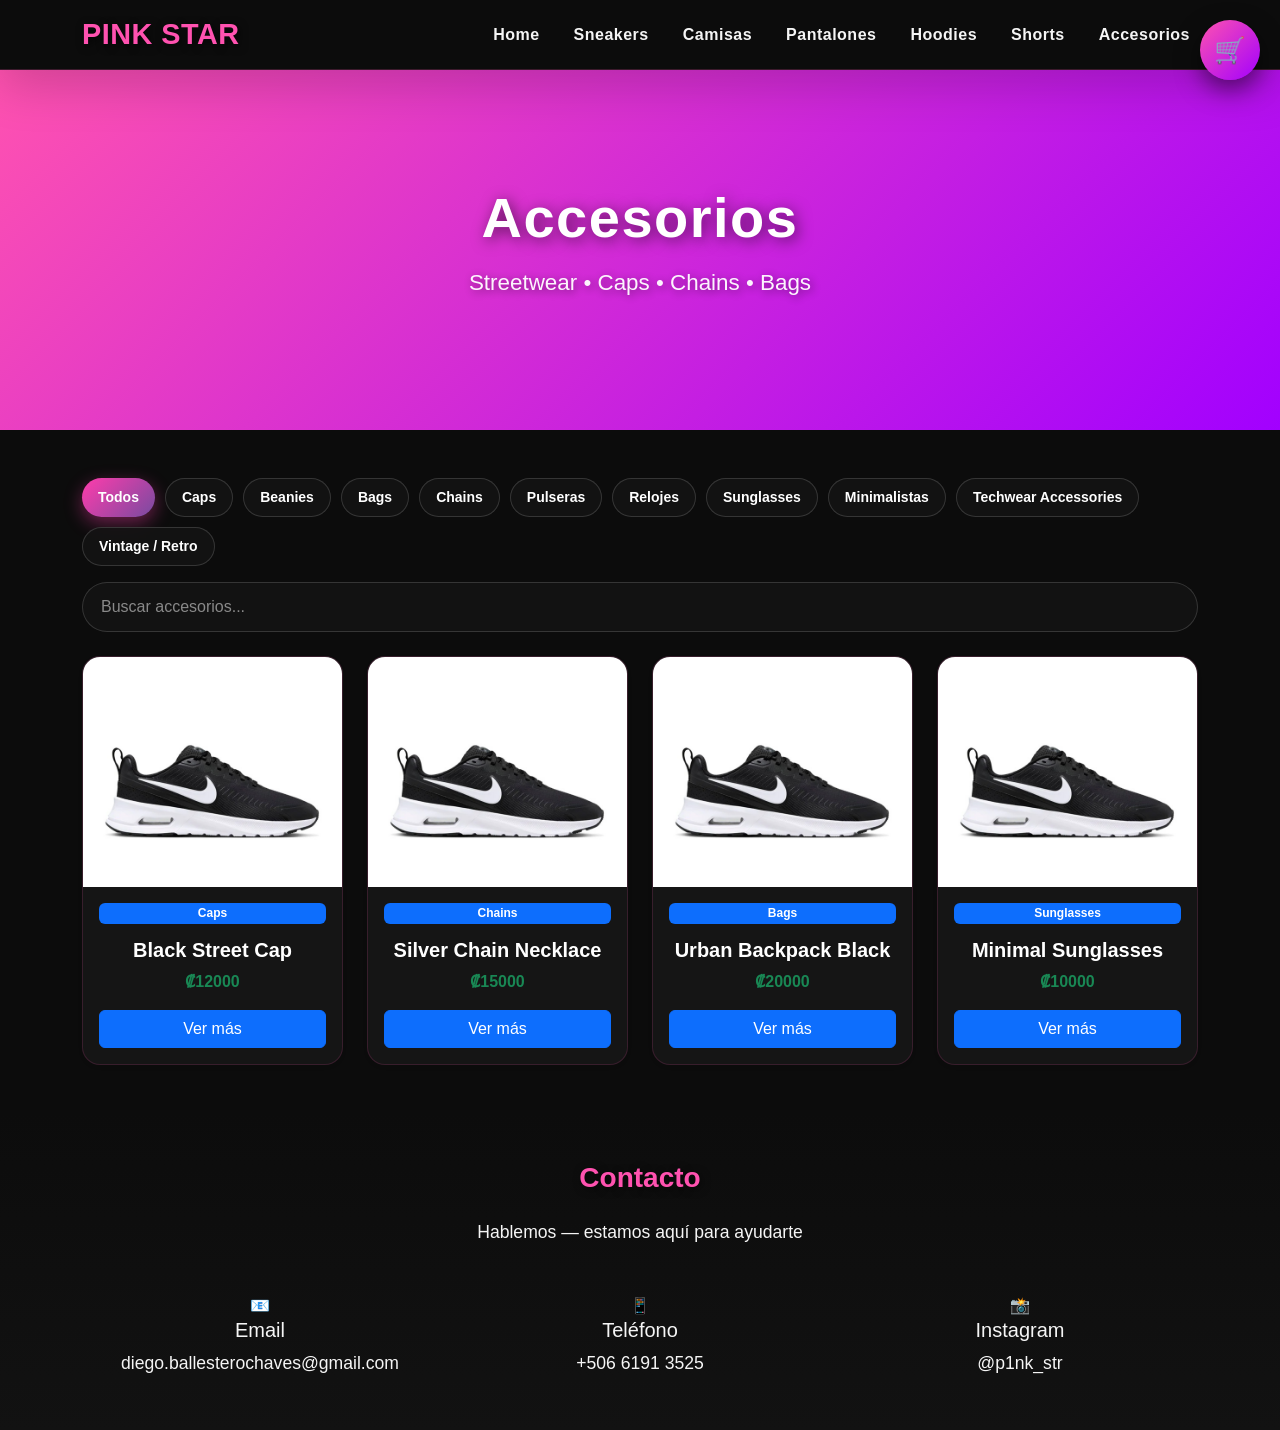
<file: accesorios.html>
<!DOCTYPE html>
<html lang="es">
<head>
<meta charset="UTF-8">
<meta name="viewport" content="width=device-width, initial-scale=1">
<title>PINK STAR - Accesorios</title>

<!-- Bootstrap -->
<link href="https://cdn.jsdelivr.net/npm/bootstrap@5.3.2/dist/css/bootstrap.min.css" rel="stylesheet">

<!-- CSS -->
 <link rel="stylesheet" href="css/carrito.css">
 <link rel="stylesheet" href="css/style.css">
<link rel="stylesheet" href="css/accesorios.css">
 <link rel="stylesheet" href="css/sneakers.css">

</head>

<body>

<!-- NAVBAR -->
<nav class="navbar navbar-expand-lg navbar-dark bg-dark sticky-top shadow-lg">
  <div class="container">
    <a class="navbar-brand logo" href="#">PINK STAR</a>

    <button class="navbar-toggler" data-bs-toggle="collapse" data-bs-target="#menu">
      <span class="navbar-toggler-icon"></span>
    </button>

    
    <div class="collapse navbar-collapse" id="menu">
      <ul class="navbar-nav ms-auto">
        <li class="nav-item"><a class="nav-link" href="index.html">Home</a></li>
        <li class="nav-item"><a class="nav-link" href="sneakers.html">Sneakers</a></li>
        <li class="nav-item"><a class="nav-link" href="camisas.html">Camisas</a></li>
        <li class="nav-item"><a class="nav-link" href="pantalones.html">Pantalones</a></li>
        <li class="nav-item"><a class="nav-link" href="hoddies.html">Hoodies</a></li>
        <li class="nav-item"><a class="nav-link" href="shorts.html">Shorts</a></li>
        <li class="nav-item"><a class="nav-link" href="accesorios.html">Accesorios</a></li>
       
      </ul>
    </div>
  </div>
</nav>
<!-- 🛒 CARRITO FLOAT -->
<a href="#" id="btnAbrirCarrito" class="carrito-float">
  🛒
  <span id="carritoBadge" class="badge bg-danger">0</span>
</a>

<!-- HERO -->
<section class="hero d-flex align-items-center text-center" style="height: 40vh;">
  <div class="container">
    <h1 class="fw-bold text-shadow">Accesorios</h1>
    <p class="text-shadow">Streetwear • Caps • Chains • Bags</p>
  </div>
</section>

<!-- CONTENIDO -->
<section class="container py-5">

  <!-- FILTROS -->
<!-- FILTROS -->
<div class="d-flex flex-wrap gap-2 mb-3">

  <button class="btn filtro activo" data-categoria="Todos">Todos</button>
  <button class="btn filtro" data-categoria="Caps">Caps</button>
  <button class="btn filtro" data-categoria="Beanies">Beanies</button>
  <button class="btn filtro" data-categoria="Bags">Bags</button>
  <button class="btn filtro" data-categoria="Chains">Chains</button>
  <button class="btn filtro" data-categoria="Pulseras">Pulseras</button>
  <button class="btn filtro" data-categoria="Relojes">Relojes</button>
  <button class="btn filtro" data-categoria="Sunglasses">Sunglasses</button>
  <button class="btn filtro" data-categoria="Minimalistas">Minimalistas</button>
  <button class="btn filtro" data-categoria="Techwear Accessories">Techwear Accessories</button>
  <button class="btn filtro" data-categoria="Vintage / Retro">Vintage / Retro</button>

</div>

  <!-- BUSCADOR -->
  <input type="text" id="buscarInput" class="form-control mb-4" placeholder="Buscar accesorios...">

  <!-- GRID -->
  <div id="productosGrid" class="row g-4"></div>

</section>

<!-- MODAL PRODUCTO -->
<div class="modal fade" id="modalProducto">
  <div class="modal-dialog modal-lg modal-dialog-centered">
    <div class="modal-content bg-dark text-white rounded-4 p-3">

      <!-- HEADER -->
      <div class="modal-header border-0">
        <h5 id="modalTitulo" class="fw-bold"></h5>
        <button class="btn-close btn-close-white" data-bs-dismiss="modal"></button>
      </div>

      <!-- BODY -->
      <div class="modal-body">
        <div class="row">

          <!-- IMAGEN -->
          <div class="col-md-6 text-center">
            <img id="modalImagen" class="img-fluid rounded-4 shadow">
          </div>

          <!-- INFO -->
          <div class="col-md-6">

            <span id="modalEstilo" class="badge bg-primary mb-2"></span>

            <p id="modalDescripcion" class="text-secondary"></p>

            <h4 id="modalPrecio" class="text-success fw-bold"></h4>

            <!-- TALLA -->
            <div class="mt-3">
              <h6 class="fw-bold">Talla</h6>
              <div id="tallasContainer" class="d-flex gap-2 flex-wrap"></div>
            </div>

            <!-- BOTÓN -->
            <div class="mt-4">
              <button id="btnAgregarCarrito" class="btn btn-primary w-100 fw-bold" disabled>
                🛒 Agregar al carrito
              </button>
            </div>

          </div>

        </div>
      </div>

    </div>
  </div>
</div>
<div class="modal fade" id="modalCarrito">
  <div class="modal-dialog modal-lg modal-dialog-centered">
    <div class="modal-content cart-modal">

      <!-- HEADER -->
      <div class="modal-header cart-header">
        <div>
          <h5 class="cart-title">🛒 Tu Carrito</h5>
          <small class="cart-subtitle">Revisa tus productos antes de pagar</small>
        </div>

        <button class="btn-close btn-close-white" data-bs-dismiss="modal"></button>
      </div>

      <!-- BODY -->
      <div class="modal-body cart-body" id="modalCarritoBody">
        <div class="empty-cart">
          🛍️ Tu carrito está vacío
        </div>
      </div>

      <!-- FOOTER -->
      <div class="modal-footer cart-footer">

        <div class="cart-total">
          <span>Total</span>
          <h4 id="totalCarrito">₡0</h4>
        </div>

        <div class="cart-actions-footer">
          <button class="btn btn-outline-light btn-sm" data-bs-dismiss="modal">
            Seguir comprando
          </button>

          <button class="btn btn-success btn-sm" onclick="irCheckout()">
  Pagar ahora
</button>
        </div>

      </div>

    </div>
  </div>
</div>

<!-- FOOTER -->
<section id="contacto" class="contact-section py-5">
  <div class="container">

    <div class="text-center mb-5">
      <h3 class="contact-title">Contacto</h3>
      <p class="contact-subtitle">Hablemos — estamos aquí para ayudarte</p>
    </div>

    <div class="row g-4 justify-content-center">

      <!-- EMAIL -->
      <div class="col-md-4">
        <div class="contact-card">
          <div class="icon">📧</div>
          <h5>Email</h5>
          <p>diego.ballesterochaves@gmail.com</p>
        </div>
      </div>

      <!-- TELÉFONO -->
      <div class="col-md-4">
        <div class="contact-card">
          <div class="icon">📱</div>
          <h5>Teléfono</h5>
          <p>+506 6191 3525</p>
        </div>
      </div>

      <!-- INSTAGRAM -->
      <div class="col-md-4">
        <div class="contact-card">
          <div class="icon">📸</div>
          <h5>Instagram</h5>
          <p>@p1nk_str</p>
        </div>
      </div>

    </div>

  </div>
</section>

<!-- SCRIPTS -->
<script src="https://cdn.jsdelivr.net/npm/bootstrap@5.3.2/dist/js/bootstrap.bundle.min.js"></script>
<script src="js/accesorios.js"></script>
<script src="js/carrito.js"></script>

</body>
</html>
</file>
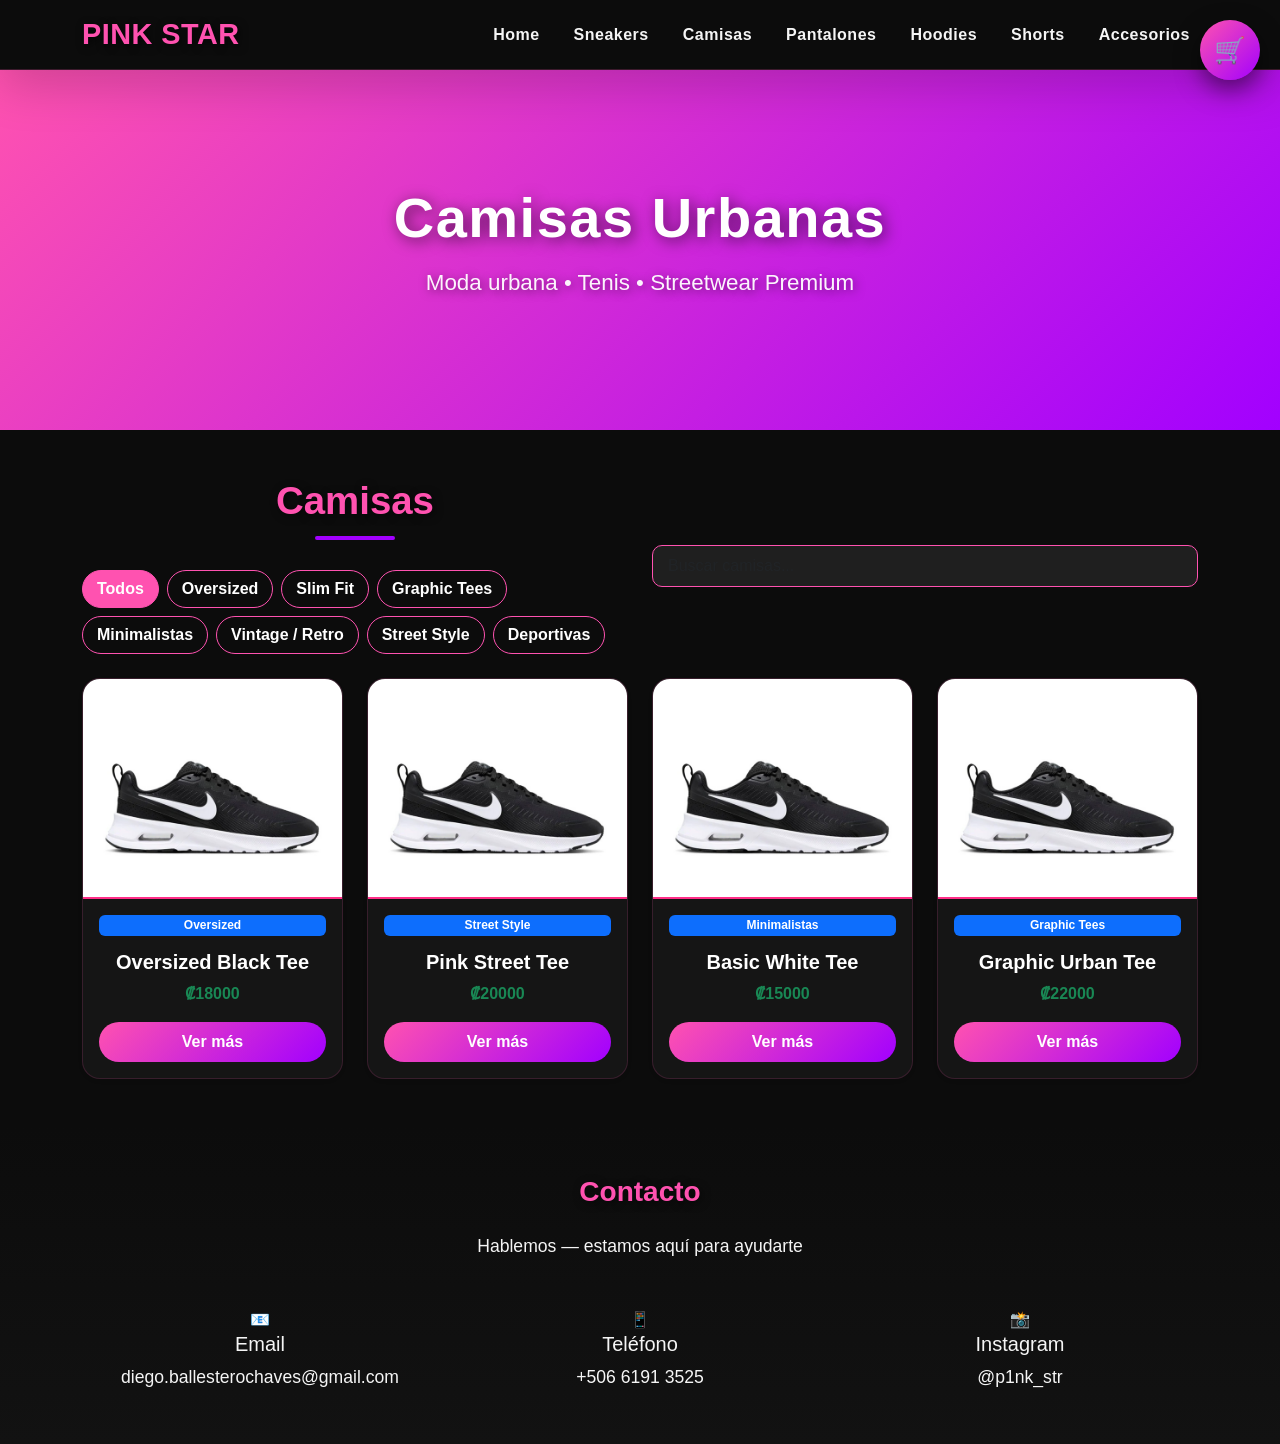
<file: camisas.html>
<!DOCTYPE html>
<html lang="es">
<head>
<meta charset="UTF-8">
<meta name="viewport" content="width=device-width, initial-scale=1">
<title>PINK STAR - Camisas</title>

<!-- Bootstrap -->
<link href="https://cdn.jsdelivr.net/npm/bootstrap@5.3.2/dist/css/bootstrap.min.css" rel="stylesheet">

<!-- CSS -->
 <link rel="stylesheet" href="css/carrito.css">
 
 <link rel="stylesheet" href="css/camisas.css">
 <link rel="stylesheet" href="css/sneakers.css">
<link rel="stylesheet" href="css/style.css">


</head>
<body>

<!-- NAVBAR -->
<nav class="navbar navbar-expand-lg navbar-dark bg-dark sticky-top shadow-lg">
  <div class="container">
    <a class="navbar-brand logo" href="#">PINK STAR</a>
    <button class="navbar-toggler" data-bs-toggle="collapse" data-bs-target="#menu">
      <span class="navbar-toggler-icon"></span>
    </button>

   
    <div class="collapse navbar-collapse" id="menu">
      <ul class="navbar-nav ms-auto">
        <li class="nav-item"><a class="nav-link" href="index.html">Home</a></li>
        <li class="nav-item"><a class="nav-link" href="sneakers.html">Sneakers</a></li>
        <li class="nav-item"><a class="nav-link" href="camisas.html">Camisas</a></li>
        <li class="nav-item"><a class="nav-link" href="pantalones.html">Pantalones</a></li>
        <li class="nav-item"><a class="nav-link" href="hoddies.html">Hoodies</a></li>
        <li class="nav-item"><a class="nav-link" href="shorts.html">Shorts</a></li>
        <li class="nav-item"><a class="nav-link" href="accesorios.html">Accesorios</a></li>
       
    </div>
  </div>
  </div>
</nav>
<a href="#" id="btnAbrirCarrito" class="carrito-float">
  🛒
  <span id="carritoBadge" class="badge bg-danger">0</span>
</a>

<!-- HERO -->
<section class="hero d-flex align-items-center text-center" style="height: 40vh;">
  <div class="container">
    <h1 class="fw-bold text-shadow">Camisas Urbanas</h1>
    <p class="text-shadow">Moda urbana • Tenis • Streetwear Premium</p>
  </div>
</section>

<!-- CONTENIDO -->
<section class="container py-5">

  <div class="row mb-4 align-items-center">

    <!-- FILTROS -->
    <div class="col-md-6">
      <h2 class="section-title">Camisas</h2>

     <div class="mt-3 d-flex gap-2 flex-wrap">

  <button class="btn filtro activo" data-categoria="Todos">Todos</button>

  <button class="btn filtro" data-categoria="Oversized">Oversized</button>

  <button class="btn filtro" data-categoria="Slim Fit">Slim Fit</button>

  <button class="btn filtro" data-categoria="Graphic Tees">Graphic Tees</button>

  <button class="btn filtro" data-categoria="Minimalistas">Minimalistas</button>

  <button class="btn filtro" data-categoria="Vintage / Retro">Vintage / Retro</button>

  <button class="btn filtro" data-categoria="Street Style">Street Style</button>

  <button class="btn filtro" data-categoria="Deportivas">Deportivas</button>

</div>
    </div>

    <!-- BUSCADOR -->
    <div class="col-md-6">
      <input type="text" id="buscarInput" class="form-control search-input" placeholder="Buscar camisas...">
    </div>

  </div>

  <!-- GRID -->
  <div id="productosGrid" class="row g-4"></div>

</section>

<div class="modal fade" id="modalProducto">
  <div class="modal-dialog modal-lg modal-dialog-centered">
    <div class="modal-content bg-dark text-white p-3 rounded-4">

      <!-- HEADER -->
      <div class="modal-header border-0">
        <h5 id="modalTitulo" class="fw-bold"></h5>
        <button class="btn-close btn-close-white" data-bs-dismiss="modal"></button>
      </div>

      <!-- BODY -->
      <div class="modal-body">
        <div class="row">

          <!-- IMAGEN -->
          <div class="col-md-6 text-center">
            <img id="modalImagen" class="img-fluid rounded-4 shadow">
          </div>

          <!-- INFO -->
          <div class="col-md-6">

            <!-- ESTILO -->
            <span id="modalEstilo" class="badge bg-primary mb-2"></span>

            <!-- DESCRIPCIÓN -->
            <p id="modalDescripcion" class="text-secondary"></p>

            <!-- PRECIO -->
            <h4 id="modalPrecio" class="text-success fw-bold"></h4>

            <!-- TALLAS -->
            <div class="mt-3">
              <h6 class="fw-bold">Talla</h6>
              <div id="tallasContainer" class="d-flex gap-2 flex-wrap">
                <!-- JS genera botones -->
              </div>
            </div>

            <!-- BOTÓN -->
            <div class="mt-4">
              <button id="btnAgregarCarrito" class="btn btn-primary w-100 fw-bold" disabled>
                🛒 Agregar al carrito
              </button>
            </div>

          </div>

        </div>
      </div>

    </div>
  </div>
</div>





<div class="modal fade" id="modalCarrito">
  <div class="modal-dialog modal-lg modal-dialog-centered">
    <div class="modal-content cart-modal">

      <!-- HEADER -->
      <div class="modal-header cart-header">
        <div>
          <h5 class="cart-title">🛒 Tu Carrito</h5>
          <small class="cart-subtitle">Revisa tus productos antes de pagar</small>
        </div>

        <button class="btn-close btn-close-white" data-bs-dismiss="modal"></button>
      </div>

      <!-- BODY -->
      <div class="modal-body cart-body" id="modalCarritoBody">
        <div class="empty-cart">
          🛍️ Tu carrito está vacío
        </div>
      </div>

      <!-- FOOTER -->
      <div class="modal-footer cart-footer">

        <div class="cart-total">
          <span>Total</span>
          <h4 id="totalCarrito">₡0</h4>
        </div>

        <div class="cart-actions-footer">
          <button class="btn btn-outline-light btn-sm" data-bs-dismiss="modal">
            Seguir comprando
          </button>

          <button class="btn btn-success btn-sm" onclick="irCheckout()">
  Pagar ahora
</button>
        </div>

      </div>

    </div>
  </div>
</div>

<section id="contacto" class="contact-section py-5">
  <div class="container">

    <div class="text-center mb-5">
      <h3 class="contact-title">Contacto</h3>
      <p class="contact-subtitle">Hablemos — estamos aquí para ayudarte</p>
    </div>

    <div class="row g-4 justify-content-center">

      <!-- EMAIL -->
      <div class="col-md-4">
        <div class="contact-card">
          <div class="icon">📧</div>
          <h5>Email</h5>
          <p>diego.ballesterochaves@gmail.com</p>
        </div>
      </div>

      <!-- TELÉFONO -->
      <div class="col-md-4">
        <div class="contact-card">
          <div class="icon">📱</div>
          <h5>Teléfono</h5>
          <p>+506 6191 3525</p>
        </div>
      </div>

      <!-- INSTAGRAM -->
      <div class="col-md-4">
        <div class="contact-card">
          <div class="icon">📸</div>
          <h5>Instagram</h5>
          <p>@p1nk_str</p>
        </div>
      </div>

    </div>

  </div>
</section>

<script src="https://cdn.jsdelivr.net/npm/bootstrap@5.3.2/dist/js/bootstrap.bundle.min.js"></script>

<script src="js/camisas.js"></script>

<script src="js/carrito.js"></script>
</body>
</html>
</file>
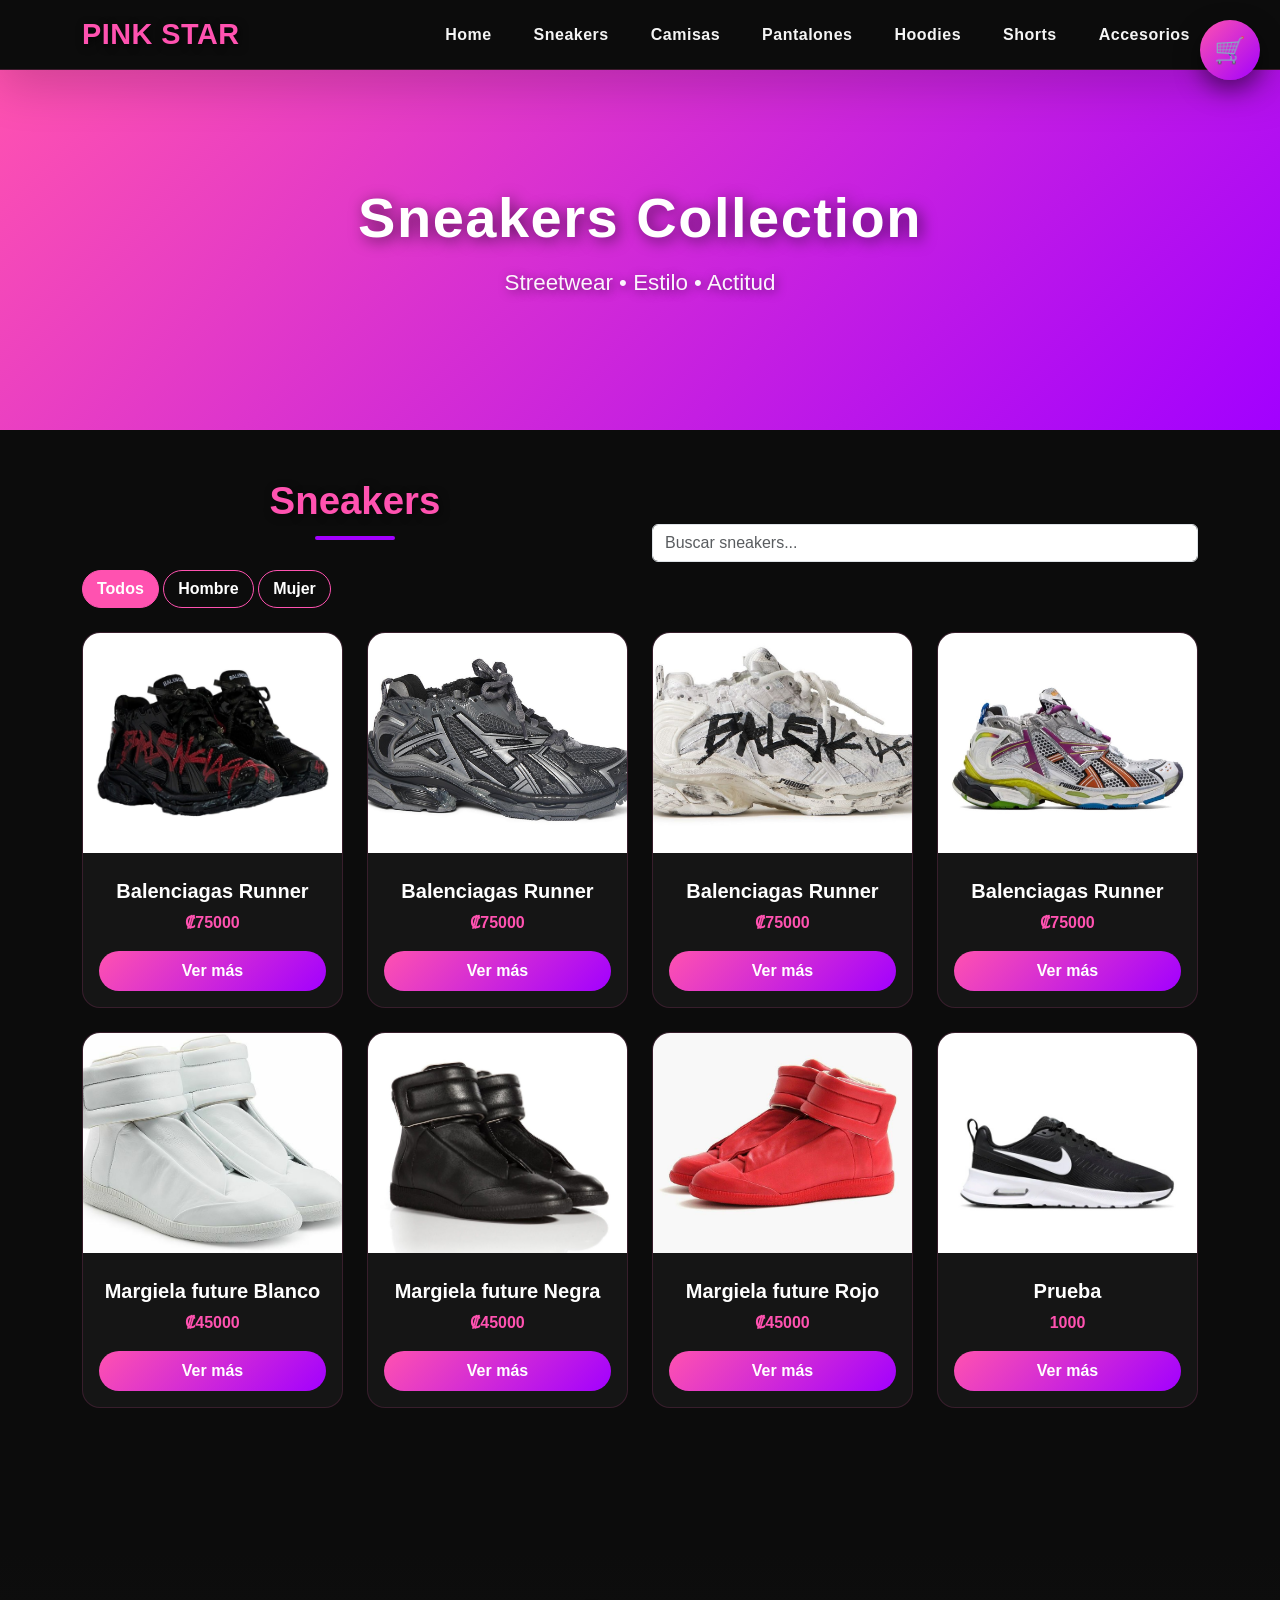
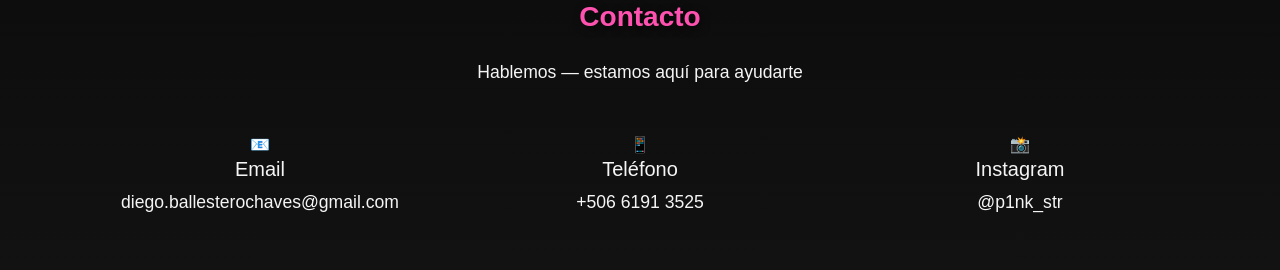
<file: sneakers.html>
<!DOCTYPE html>
<html lang="es">
<head>
<meta charset="UTF-8">
<meta name="viewport" content="width=device-width, initial-scale=1">
<title>PINK STAR - Sneakers</title>

<link href="https://cdn.jsdelivr.net/npm/bootstrap@5.3.2/dist/css/bootstrap.min.css" rel="stylesheet">
<link rel="stylesheet" href="css/carrito.css">
<link rel="stylesheet" href="css/sneakers.css">
<link rel="stylesheet" href="css/style.css">



</head>

<body>

<nav class="navbar navbar-expand-lg navbar-dark bg-dark sticky-top shadow-lg">
  <div class="container">

    <!-- LOGO -->
    <a class="navbar-brand logo" href="#">PINK STAR</a>

    <!-- BOTÓN MOBILE -->
    <button class="navbar-toggler" type="button" data-bs-toggle="collapse" data-bs-target="#menu">
      <span class="navbar-toggler-icon"></span>
    </button>

    <!-- MENU + CARRITO -->
    <div class="collapse navbar-collapse justify-content-end" id="menu">

      <ul class="navbar-nav align-items-center gap-2">

        <li class="nav-item"><a class="nav-link" href="index.html">Home</a></li>
        <li class="nav-item"><a class="nav-link" href="sneakers.html">Sneakers</a></li>
        <li class="nav-item"><a class="nav-link" href="camisas.html">Camisas</a></li>
        <li class="nav-item"><a class="nav-link" href="pantalones.html">Pantalones</a></li>
        <li class="nav-item"><a class="nav-link" href="hoddies.html">Hoodies</a></li>
        <li class="nav-item"><a class="nav-link" href="shorts.html">Shorts</a></li>
        <li class="nav-item"><a class="nav-link" href="accesorios.html">Accesorios</a></li>
      </ul>
    </div>

  </div>
</nav>

<!-- 🛒 CARRO GLOBAL (FUERA DEL NAV) -->
<a href="#" id="btnAbrirCarrito" class="carrito-float">
  🛒
  <span id="carritoBadge" class="badge bg-danger">0</span>
</a>
<section class="hero d-flex align-items-center text-center" style="height: 40vh;">
  <div class="container">
    <h1 class="fw-bold text-shadow">Sneakers Collection</h1>
    <p class="text-shadow">Streetwear • Estilo • Actitud</p>
  </div>
</section>

<section class="container py-5">

  <div class="row mb-4 align-items-center">

    <div class="col-md-6">
      <h2 class="section-title">Sneakers</h2>

      <div class="mt-3">
        <button class="btn filtro activo">Todos</button>
        <button class="btn filtro">Hombre</button>
        <button class="btn filtro">Mujer</button>
      </div>
    </div>

    <div class="col-md-6">
      <input type="text" id="buscarInput" class="form-control" placeholder="Buscar sneakers...">
    </div>

  </div>

  <div id="productosGrid" class="row g-4"></div>

</section>

<section class="container py-5">
  <div id="productosGrid" class="row g-4"></div>
</section>

<!-- MODAL PRODUCTO -->
<div class="modal fade" id="modalProducto">
  <div class="modal-dialog modal-lg modal-dialog-centered">
    <div class="modal-content bg-dark text-white p-3">

      <div class="modal-header border-0">
        <h5 id="modalTitulo"></h5>
        <button class="btn-close btn-close-white" data-bs-dismiss="modal"></button>
      </div>

      <div class="modal-body">

        <div class="row">

          <div class="col-md-6 text-center">
            <img id="modalImagen" class="img-fluid rounded-4">
          </div>

          <div class="col-md-6">

            <p id="modalDescripcion"></p>

           
      <h4 id="modalPrecio" class="mt-3 text-success"></h4>

     

            <div class="mt-3">
              <h6>Talla</h6>
              <div class="d-flex gap-2 flex-wrap">
                <button class="talla-option">36</button>
                <button class="talla-option">37</button>
                <button class="talla-option">38</button>
                <button class="talla-option">39</button>
              </div>
            </div>

            <div class="mt-4">
              <button id="btnAgregarCarrito" class="btn btn-primary w-100 fw-bold">
                Agregar al carrito
              </button>
            </div>

          </div>

        </div>

      </div>

    </div>
  </div>
</div>

<div class="modal fade" id="modalCarrito">
  <div class="modal-dialog modal-lg modal-dialog-centered">
    <div class="modal-content cart-modal">

      <!-- HEADER -->
      <div class="modal-header cart-header">
        <div>
          <h5 class="cart-title">🛒 Tu Carrito</h5>
          <small class="cart-subtitle">Revisa tus productos antes de pagar</small>
        </div>

        <button class="btn-close btn-close-white" data-bs-dismiss="modal"></button>
      </div>

      <!-- BODY -->
      <div class="modal-body cart-body" id="modalCarritoBody">
        <div class="empty-cart">
          🛍️ Tu carrito está vacío
        </div>
      </div>

      <!-- FOOTER -->
      <div class="modal-footer cart-footer">

        <div class="cart-total">
          <span>Total</span>
          <h4 id="totalCarrito">₡0</h4>
        </div>

        <div class="cart-actions-footer">
          <button class="btn btn-outline-light btn-sm" data-bs-dismiss="modal">
            Seguir comprando
          </button>

        <button class="btn btn-success btn-sm" onclick="irCheckout()">
  Pagar ahora
</button>
        </div>

      </div>

    </div>
  </div>
</div>
<section id="contacto" class="contact-section py-5">
  <div class="container">

    <div class="text-center mb-5">
      <h3 class="contact-title">Contacto</h3>
      <p class="contact-subtitle">Hablemos — estamos aquí para ayudarte</p>
    </div>

    <div class="row g-4 justify-content-center">

      <!-- EMAIL -->
      <div class="col-md-4">
        <div class="contact-card">
          <div class="icon">📧</div>
          <h5>Email</h5>
          <p>diego.ballesterochaves@gmail.com</p>
        </div>
      </div>

      <!-- TELÉFONO -->
      <div class="col-md-4">
        <div class="contact-card">
          <div class="icon">📱</div>
          <h5>Teléfono</h5>
          <p>+506 6191 3525</p>
        </div>
      </div>

      <!-- INSTAGRAM -->
      <div class="col-md-4">
        <div class="contact-card">
          <div class="icon">📸</div>
          <h5>Instagram</h5>
          <p>@p1nk_str</p>
        </div>
      </div>

    </div>

  </div>
</section>

<script src="https://cdn.jsdelivr.net/npm/bootstrap@5.3.2/dist/js/bootstrap.bundle.min.js"></script>
<script src="js/sneakers.js"></script>
<script src="js/carrito.js"></script>

</body>
</html>
</file>
<file: css/carrito.css>
/* =========================
   CART ITEM - PREMIUM STYLE
========================= */

.cart-item{
  display:flex;
  align-items:center;
  justify-content:space-between;
  gap:14px;
  padding:14px;
  margin-bottom:12px;
  border-radius:16px;

  background: linear-gradient(145deg, #121212, #0d0d0d);
  border: 1px solid rgba(255,255,255,0.06);

  color:#fff;

  box-shadow: 0 6px 20px rgba(0,0,0,0.6);
  transition: all 0.25s ease;
  position: relative;
  overflow:hidden;
}

/* hover premium */
.cart-item:hover{
  transform: translateY(-3px);
  box-shadow: 0 10px 30px rgba(0,0,0,0.8);
  border-color: rgba(255,255,255,0.12);
}

/* brillo suave animado */
.cart-item::before{
  content:"";
  position:absolute;
  top:-50%;
  left:-50%;
  width:200%;
  height:200%;
  background: radial-gradient(circle, rgba(255,255,255,0.05), transparent 60%);
  transform: rotate(25deg);
  opacity:0;
  transition:0.4s;
}

.cart-item:hover::before{
  opacity:1;
}

/* =========================
   IMAGEN
========================= */

.cart-img{
  width:65px;
  height:65px;
  object-fit:cover;
  border-radius:14px;

  border:1px solid rgba(255,255,255,0.1);
  box-shadow: 0 4px 12px rgba(0,0,0,0.5);

  transition: transform 0.3s ease;
}

.cart-item:hover .cart-img{
  transform: scale(1.05);
}

/* =========================
   INFO
========================= */

.cart-info{
  flex:1;
}

.cart-info h6{
  margin:0;
  font-size:15px;
  font-weight:700;
  color:#ffffff;
  letter-spacing:0.3px;
}

/* subtitulo */
.cart-info small{
  display:block;
  margin-top:3px;
  color:rgba(255,255,255,0.6);
  font-size:12px;
}

/* precio unitario */
.cart-price{
  margin-top:6px;
  font-size:13px;
  color:#b8b8b8;
}

/* subtotal neon */
.cart-subtotal{
  margin-top:4px;
  font-weight:800;
  font-size:14px;
  color:#00ff99;
  text-shadow: 0 0 8px rgba(0,255,153,0.3);
}

/* =========================
   BOTONES
========================= */

.cart-actions{
  display:flex;
  align-items:center;
  gap:8px;
}

/* botones base */
.cart-actions button{
  border:none;
  padding:6px 10px;
  border-radius:10px;
  cursor:pointer;

  background: rgba(255,255,255,0.08);
  color:#fff;

  transition: all 0.2s ease;
  font-weight:600;
}

/* hover botones */
.cart-actions button:hover{
  background: rgba(255,255,255,0.18);
  transform: scale(1.1);
}

/* botón eliminar */
.cart-actions .remove{
  background: linear-gradient(135deg, #ff3b3b, #cc0000);
  color:white;
}

.cart-actions .remove:hover{
  background: linear-gradient(135deg, #ff5c5c, #ff0000);
  transform: scale(1.15);
}

/* número cantidad */
.cart-actions span{
  min-width:20px;
  text-align:center;
  font-weight:700;
  color:#fff;
}

/* =========================
   SCROLL BAR (BONITO)
========================= */

.cart-info small{
  color: #ffffff !important;
  opacity: 0.85;
  font-size: 12px;
}
#modalCarritoBody{
  max-height:60vh;
  overflow-y:auto;
}

#modalCarritoBody::-webkit-scrollbar{
  width:6px;
}

#modalCarritoBody::-webkit-scrollbar-thumb{
  background: rgba(255,255,255,0.2);
  border-radius:10px;
}

#modalCarritoBody::-webkit-scrollbar-thumb:hover{
  background: rgba(255,255,255,0.35);
}

/* =========================
   MODAL CARRITO PREMIUM
========================= */

.cart-modal{
  background: #0b0b0b;
  color: #fff;
  border-radius: 18px;
  border: 1px solid rgba(255,255,255,0.08);
  overflow: hidden;
}

/* HEADER */
.cart-header{
  background: linear-gradient(135deg, #111, #0a0a0a);
  border-bottom: 1px solid rgba(255,255,255,0.08);
}

.cart-title{
  margin:0;
  font-weight:700;
  font-size:18px;
}

.cart-subtitle{
  font-size:12px;
  color: rgba(255,255,255,0.6);
}

/* BODY */
.cart-body{
  max-height:60vh;
  overflow-y:auto;
  padding:15px;
}

/* carrito vacío */
.empty-cart{
  text-align:center;
  padding:40px 10px;
  color: rgba(255,255,255,0.5);
  font-size:14px;
}

/* FOOTER */
.cart-footer{
  display:flex;
  justify-content:space-between;
  align-items:center;
  background: #0a0a0a;
  border-top: 1px solid rgba(255,255,255,0.08);
  padding:12px 15px;
}

/* total */
.cart-total span{
  font-size:12px;
  color: rgba(255,255,255,0.6);
}

.cart-total h4{
  margin:0;
  color:#00ff99;
  font-weight:800;
}

/* botones footer */
.cart-actions-footer{
  display:flex;
  gap:10px;
}

.cart-actions-footer .btn{
  border-radius:10px;
  font-weight:600;
}

/* scrollbar bonito */
.cart-body::-webkit-scrollbar{
  width:6px;
}

.cart-body::-webkit-scrollbar-thumb{
  background: rgba(255,255,255,0.2);
  border-radius:10px;
}

.cart-body::-webkit-scrollbar-thumb:hover{
  background: rgba(255,255,255,0.35);
}

/* =========================
   CART ITEM - RESPONSIVE PRO
========================= */

.cart-item {
  display: flex;
  align-items: center;
  justify-content: space-between;
  gap: 14px;

  padding: 14px;
  margin-bottom: 12px;
  border-radius: 16px;

  background: linear-gradient(145deg, #121212, #0d0d0d);
  border: 1px solid rgba(255, 24, 24, 0.06);

  color: #fff;
  box-shadow: 0 6px 20px rgba(0,0,0,0.6);
  transition: all 0.25s ease;
  position: relative;
  overflow: hidden;
}

/* hover */
.cart-item:hover {
  transform: translateY(-3px);
  box-shadow: 0 10px 30px rgba(0,0,0,0.8);
}

/* =========================
   IMAGEN
========================= */

.cart-img {
  width: 65px;
  height: 65px;
  object-fit: cover;
  border-radius: 14px;
  border: 1px solid rgba(255,255,255,0.1);
}

/* =========================
   INFO
========================= */

.cart-info {
  flex: 1;
  min-width: 0;
}

.cart-info h6 {
  margin: 0;
  font-size: 15px;
  font-weight: 700;
  color: #fff;
}

.cart-info small {
  color: rgba(255,255,255,0.65);
  font-size: 12px;
  display: block;
}

.cart-price {
  font-size: 13px;
  color: #bbb;
  margin-top: 4px;
}

.cart-subtotal {
  margin-top: 4px;
  font-weight: 800;
  font-size: 14px;
  color: #00ff99;
}

/* =========================
   BOTONES
========================= */

.cart-actions {
  display: flex;
  align-items: center;
  gap: 6px;
  flex-shrink: 0;
}

.cart-actions button {
  border: none;
  padding: 6px 10px;
  border-radius: 10px;
  cursor: pointer;
  background: rgba(255,255,255,0.08);
  color: #fff;
  font-weight: 600;
  transition: 0.2s;
}

.cart-actions button:hover {
  background: rgba(255,255,255,0.18);
  transform: scale(1.08);
}

.cart-actions .remove {
  background: linear-gradient(135deg, #ff3b3b, #cc0000);
}

/* =========================
   📱 MOBILE (iPhone STYLE)
========================= */

@media (max-width: 768px) {

  .cart-item {
    flex-direction: column;
    align-items: flex-start;
    gap: 10px;
  }

  .cart-img {
    width: 100%;
    height: 180px;
    border-radius: 14px;
  }

  .cart-actions {
    width: 100%;
    justify-content: space-between;
    margin-top: 8px;
  }

  .cart-info h6 {
    font-size: 16px;
  }

  .cart-info small {
    font-size: 13px;
  }

  .cart-subtotal {
    font-size: 15px;
  }
}

/* =========================
   ULTRA SMALL (iPhone SE)
========================= */

@media (max-width: 380px) {

  .cart-actions button {
    padding: 8px 10px;
    font-size: 14px;
  }

  .cart-img {
    height: 160px;
  }
}

.text-muted {
    --bs-text-opacity: 1;
    color: rgba(255, 255, 255, 0.75) !important;
}
</file>
<file: css/style.css>
/* ==================== BODY GENERAL ==================== */
body {
  font-family: 'Segoe UI', 'Helvetica Neue', sans-serif;
  background: #0c0c0c; /* fondo oscuro */
  color: #f5f5f5; /* texto claro */
  scroll-behavior: smooth;
  margin: 0;
  padding: 0;
}

/* ==================== HERO ==================== */
.hero {
  min-height: 40vh;
  background: linear-gradient(135deg, #ff52b0, #a200ff);
  display: flex;
  justify-content: center;
  align-items: center;
  text-align: center;
  color: #fff;
  padding: 40px 20px;
}

.hero h1 {
  font-size: 3.5rem;
  font-weight: 900;
  letter-spacing: 1.5px;
  text-shadow: 3px 3px 15px rgba(0,0,0,0.6);
}

.hero p {
  font-size: 1.4rem;
  margin-top: 15px;
  opacity: 0.95;
  text-shadow: 2px 2px 10px rgba(0,0,0,0.5);
}

/* ==================== SECTION TITLES ==================== */
.section-title {
  font-size: 2.4rem;
  font-weight: 800;
  color: #ff52b0;
  margin-bottom: 30px;
  text-align: center;
  text-shadow: 2px 2px 8px rgba(0,0,0,0.6);
}

.section-title::after {
  content: '';
  display: block;
  width: 80px;
  height: 4px;
  background: #a200ff;
  margin: 12px auto 0;
  border-radius: 2px;
}

/* ==================== PRODUCT CARDS ==================== */
.product-card {
  background: #1a1a1a;
  border-radius: 15px;
  overflow: hidden;
  border: none;
  transition: transform 0.35s, box-shadow 0.35s;
}

.product-card img {
  border-bottom: 1px solid rgba(255,255,255,0.15);
  transition: transform 0.35s;
  height: 220px;
  object-fit: cover;
  width: 100%;
  border-radius: 15px 15px 0 0;
}

.product-card:hover {
  transform: translateY(-10px);
  box-shadow: 0 12px 28px rgba(255, 82, 176, 0.6);
}

.product-card:hover img {
  transform: scale(1.08);
}

.product-card h5 {
  margin-top: 12px;
  font-weight: 800;
  font-size: 1.2rem;
  color: #fff;
}

.product-card p {
  font-size: 1rem;
  color: #ff52b0;
  font-weight: 600;
}

/* ==================== BOTONES ==================== */
.btn-pink {
  background-color: #ff52b0;
  border-radius: 50px;
  padding: 0.75rem 2rem;
  color: #fff;
  font-weight: 700;
  font-size: 1.1rem;
  transition: all 0.3s ease;
  border: none;
}

.btn-pink:hover {
  background-color: #e03e8c;
  transform: translateY(-4px) scale(1.05);
  box-shadow: 0 10px 22px rgba(255,82,176,0.5);
}

.btn-ver {
  background-color: #ff52b0;
  color: white;
  border: none;
  transition: 0.3s;
}

.btn-ver:hover {
  background-color: #e03e8c;
  transform: scale(1.05);
}

/* ==================== FILTROS ==================== */
.filtro {
  background: transparent;
  border: 1px solid #ff52b0;
  color: #fff;
  font-weight: 600;
  padding: 6px 14px;
  border-radius: 25px;
  transition: all 0.3s;
}

.filtro.activo {
  background: #ff52b0;
  color: #fff;
}

/* ==================== INPUT BUSCADOR ==================== */
input.search-input {
  background: #1f1f1f !important;
  color: #fff !important;
  border: 1px solid #ff52b0 !important;
  border-radius: 10px;
  padding: 8px 15px;
  font-size: 1rem;
}

/* ==================== MODAL PRODUCTO ==================== */
.modal-content {
  background: #1a1a1a;
  color: #fff;
  border-radius: 20px;
}

.modal-body img {
  border-radius: 15px;
  margin-bottom: 15px;
}

/* ==================== COLORES ==================== */
.color-option {
  width: 35px;
  height: 35px;
  border-radius: 50%;
  border: 2px solid transparent;
  cursor: pointer;
  transition: 0.3s;
}

.color-option.active {
  border: 2px solid #ff52b0;
  transform: scale(1.1);
}

/* ==================== TALLAS ==================== */
.talla-option {
  border: 1px solid #555;
  background: transparent;
  color: white;
  padding: 7px 12px;
  border-radius: 12px;
  cursor: pointer;
  font-weight: 600;
  transition: 0.3s;
}

.talla-option:hover {
  background: #ff52b0;
  border-color: #ff52b0;
}

.talla-option.active {
  background: #ff52b0;
  border-color: #ff52b0;
}

/* ==================== NAVBAR ==================== */
.navbar {
  font-weight: 600;
  letter-spacing: 0.5px;
  background-color: #0c0c0c !important;
  border-bottom: 1px solid rgba(255,82,176,0.2);
}

.navbar-nav .nav-link {
  color: #f5f5f5;
  margin-left: 18px;
  transition: color 0.3s, transform 0.3s;
}

.navbar-nav .nav-link:hover {
  color: #ff52b0 !important;
  transform: scale(1.1);
}

.logo {
  font-weight: 900;
  font-size: 1.8rem;
  color: #ff52b0 !important;
  text-shadow: 2px 2px 8px rgba(0,0,0,0.7);
}

/* ==================== CONTACTO ==================== */
#contacto {
  background-color: #1f1f1f;
  padding: 60px 20px;
  text-align: center;
}

#contacto h3 {
  color: #ff52b0;
  font-weight: 900;
  margin-bottom: 25px;
  text-shadow: 2px 2px 8px rgba(0,0,0,0.6);
}

#contacto p {
  margin: 6px 0;
  font-size: 1.1rem;
}

/* ==================== RESPONSIVE ==================== */
/* ==================== RESPONSIVE ==================== */
@media (max-width: 768px) {

  /* HERO */
  .hero {
    height: 80vh;
    padding: 20px;
  }

  .hero h1 {
    font-size: 2.2rem;
  }

  .hero p {
    font-size: 1rem;
  }

  /* TITULOS */
  .section-title {
    font-size: 1.6rem;
    margin-bottom: 20px;
  }

  /* CARDS */
  .product-card {
    border-radius: 15px;
  }

  .product-card img {
    height: 180px;
  }

  .product-card h5 {
    font-size: 1rem;
  }

  .product-card p {
    font-size: 0.9rem;
  }

  /* BOTONES */
  .btn-pink {
    width: 100%;
    font-size: 1rem;
    padding: 10px;
  }

  /* NAVBAR */
  .navbar-nav {
    text-align: center;
  }

  .nav-link {
    padding: 12px;
    font-size: 1rem;
  }

  /* SECCIONES */
  section {
    padding-top: 40px !important;
    padding-bottom: 40px !important;
  }

}

/* CELULARES MÁS PEQUEÑOS */
@media (max-width: 480px) {

  .hero h1 {
    font-size: 1.8rem;
  }

  .hero p {
    font-size: 0.9rem;
  }

  .section-title {
    font-size: 1.4rem;
  }

}

.btn-pink{
  background:#ff4da6;
  color:white;
  font-weight:bold;
}

.btn-pink:hover{
  background:#ff1f8f;
}

.card img{
  height:220px;
  object-fit:cover;
}

.shake {
  animation: shake 0.4s;
}

@keyframes shake {
  0% { transform: translateX(0); }
  25% { transform: translateX(-5px); }
  50% { transform: translateX(5px); }
  75% { transform: translateX(-5px); }
  100% { transform: translateX(0); }
}

.card {
  transition: 0.3s;
}

.card:hover {
  transform: translateY(-5px);
  box-shadow: 0 10px 20px rgba(0,0,0,0.2);
}
/* =========================
   🔥 TIENDA RESPONSIVE PRO
========================= */

/* GRID MÁS LIMPIO EN PANTALLAS PEQUEÑAS */
@media (max-width: 992px) {
  .product-card,
  .card {
    border-radius: 16px;
  }
}

/* =========================
   📱 MOBILE (IPHONE STYLE)
========================= */

@media (max-width: 768px) {

  /* HERO MÁS LIMPIO */
  .hero {
    min-height: 60vh;
    padding: 30px 15px;
  }

  .hero h1 {
    font-size: 2rem;
    line-height: 1.2;
  }

  .hero p {
    font-size: 1rem;
  }

  /* TITULO SECCIÓN */
  .section-title {
    font-size: 1.5rem;
    margin-bottom: 18px;
  }

  /* GRID MÁS COMPACTO */
  .row {
    row-gap: 18px;
  }

  /* PRODUCT CARD ESTILO APP */
  .product-card {
    border-radius: 18px;
    overflow: hidden;
  }

  .product-card img {
    height: 170px;
    object-fit: cover;
  }

  .product-card h5 {
    font-size: 1rem;
  }

  .product-card p {
    font-size: 0.9rem;
  }

  /* BOTONES MÁS GRANDES (TOUCH FRIENDLY) */
  .btn-ver,
  .btn-pink {
    width: 100%;
    padding: 12px;
    font-size: 0.95rem;
    border-radius: 14px;
  }

  /* FILTROS EN FILA SCROLLABLE */
  .filtro {
    display: inline-block;
    margin-bottom: 8px;
    font-size: 0.85rem;
    padding: 6px 12px;
  }

  /* INPUT MÁS GRANDE */
  input.search-input {
    font-size: 0.95rem;
    padding: 10px 12px;
  }

  /* NAVBAR MÁS LIMPIA */
  .navbar-nav {
    flex-direction: column;
    gap: 5px;
    text-align: center;
  }

  .nav-link {
    font-size: 1rem;
    padding: 10px;
  }
}

/* =========================
   📱 IPHONE PEQUEÑO (SE / MINI)
========================= */

@media (max-width: 430px) {

  .hero h1 {
    font-size: 1.7rem;
  }

  .hero p {
    font-size: 0.9rem;
  }

  .section-title {
    font-size: 1.3rem;
  }

  .product-card img {
    height: 150px;
  }

  .product-card h5 {
    font-size: 0.95rem;
  }

  .product-card p {
    font-size: 0.85rem;
  }
}

/* =========================
   💥 MEJOR UX (HOVER SOLO DESKTOP)
========================= */

@media (hover: hover) {
  .product-card:hover {
    transform: translateY(-8px);
  }
}


/* 📱 MODO CELULAR → 2 CARDS POR FILA */
@media (max-width: 768px) {

  #sneakers .col-md-6,
  #sneakers .col-lg-4 {
    flex: 0 0 50%;
    max-width: 50%;
  }

  /* opcional: hacerlas más compactas */
  #sneakers .product-card img {
    height: 160px;
    object-fit: cover;
  }

}
@media (max-width: 768px) {

  .filtro {
    animation: fadeInFilters 0.4s ease;
  }

  @keyframes fadeInFilters {
    from {
      opacity: 0;
      transform: translateY(-10px);
    }
    to {
      opacity: 1;
      transform: translateY(0);
    }
  }

}


.hide {
  opacity: 0;
  transform: translateY(30px);
  transition: all 0.6s ease;
}

.show {
  opacity: 1;
  transform: translateY(0);
}
</file>
<file: css/accesorios.css>
/* =========================
   CONTENEDOR DE FILTROS
========================= */
.filtro {
  border: 1px solid rgba(255, 255, 255, 0.15);
  background: rgba(20, 20, 20, 0.8);
  color: #fff;
  padding: 8px 16px;
  border-radius: 50px;
  font-size: 14px;
  transition: all 0.25s ease;
  backdrop-filter: blur(8px);
}

/* hover elegante */
.filtro:hover {
  background: #ffffff;
  color: #000;
  transform: translateY(-2px);
  box-shadow: 0 8px 20px rgba(0,0,0,0.3);
}

/* activo */
.filtro.activo {
  background: linear-gradient(135deg, #ff3cac, #784ba0);
  color: white;
  border: none;
  box-shadow: 0 6px 18px rgba(255, 60, 172, 0.4);
}

/* contenedor responsive */
.d-flex.flex-wrap {
  gap: 10px !important;
}

/* =========================
   BUSCADOR
========================= */
#buscarInput {
  border-radius: 50px;
  padding: 12px 18px;
  border: 1px solid rgba(255,255,255,0.15);
  background: rgba(20, 20, 20, 0.8);
  color: white;
  backdrop-filter: blur(8px);
  transition: 0.3s ease;
}

#buscarInput::placeholder {
  color: rgba(255,255,255,0.5);
}

#buscarInput:focus {
  outline: none;
  border-color: #ff3cac;
  box-shadow: 0 0 0 3px rgba(255, 60, 172, 0.2);
}

/* =========================
   RESPONSIVE (MÓVIL)
========================= */
@media (max-width: 768px) {
  .d-flex.flex-wrap {
    flex-wrap: nowrap;
    overflow-x: auto;
    padding-bottom: 10px;
  }

  .filtro {
    flex: 0 0 auto;
    white-space: nowrap;
  }

  .d-flex.flex-wrap::-webkit-scrollbar {
    display: none;
  }
}
</file>
<file: css/sneakers.css>
/* =========================
   PRODUCT CARDS (UNIFICADO)
========================= */
.product-card,
.card {
  background: #151515;
  border-radius: 18px;
  overflow: hidden;
  border: 1px solid rgba(255, 82, 176, 0.15);
  transition: all 0.3s ease;
}

.product-card:hover,
.card:hover {
  transform: translateY(-10px);
  box-shadow: 0 15px 35px rgba(255, 82, 176, 0.35);
}

/* IMAGEN */
.product-card img,
.card img {
  height: 230px;
  width: 100%;
  object-fit: cover;
  transition: 0.4s ease;
}

.product-card:hover img,
.card:hover img {
  transform: scale(1.08);
}

/* TITULO */
.product-card h5,
.card h5 {
  font-weight: 800;
  color: #fff;
  margin-top: 10px;
}

/* PRECIO */
.product-card p,
.card p,
.precio {
  color: #ff52b0;
  font-weight: 700;
}

/* =========================
   BOTONES
========================= */
.btn-ver,
.btn-pink {
  background: linear-gradient(135deg, #ff52b0, #a200ff);
  color: white;
  border: none;
  border-radius: 50px;
  padding: 8px 18px;
  font-weight: 700;
  transition: 0.3s;
}

.btn-ver:hover,
.btn-pink:hover {
  transform: scale(1.05);
  box-shadow: 0 10px 25px rgba(255, 82, 176, 0.35);
}

/* =========================
   MODAL
========================= */
.modal-content {
  background: #121212 !important;
  border-radius: 20px;
  border: 1px solid rgba(255, 82, 176, 0.2);
}

#modalImagen {
  border-radius: 16px;
}

#modalPrecio {
  color: #ff52b0;
  font-weight: 900;
}

/* =========================
   COLORES
========================= */
.color-option {
  width: 38px;
  height: 38px;
  border-radius: 50%;
  border: 2px solid transparent;
  cursor: pointer;
  transition: 0.2s;
}

.color-option:hover {
  transform: scale(1.15);
}

.color-option.active {
  border: 2px solid #ff52b0;
  transform: scale(1.2);
}

/* =========================
   TALLAS
========================= */
.talla-option {
  background: #1a1a1a;
  border: 1px solid #333;
  color: white;
  padding: 10px 14px;
  border-radius: 12px;
  cursor: pointer;
}

.talla-option:hover {
  background: #ff52b0;
}

.talla-option.active {
  background: #ff52b0;
}

/* =========================
   NAVBAR
========================= */
.navbar {
  background: #0c0c0c !important;
  border-bottom: 1px solid rgba(255, 82, 176, 0.2);
}

/* =========================
   HERO
========================= */
.hero {
  background: linear-gradient(135deg, #ff52b0, #a200ff);
}

/* =========================
   CARRITO
========================= */
#carritoBadge {
  background: #ff52b0 !important;
  font-size: 11px;
  padding: 4px 6px;
  border-radius: 50%;
}

/* carrito fijo base */
.carrito-fixed {
  font-size: 1.4rem;
  display: flex;
  align-items: center;
  position: relative;
  z-index: 9999;
}

/* =========================
   CONTACTO
========================= */
.contact-section {
  background: linear-gradient(180deg, #0c0c0c, #121212);
}

/* =========================
   RESPONSIVE PRO
========================= */

/* TABLET */
@media (max-width: 992px) {
  .product-card img,
  .card img {
    height: 200px;
  }
}

/* 📱 IPHONE */
@media (max-width: 768px) {

  .hero {
    min-height: 30vh;
    padding: 25px 15px;
  }

  .hero h1 {
    font-size: 2rem;
  }

  .hero p {
    font-size: 1rem;
  }

  .section-title {
    font-size: 1.6rem;
  }

  /* 2 PRODUCTOS POR FILA */
  .col-md-6,
  .col-lg-3 {
    flex: 0 0 50%;
    max-width: 50%;
  }

  /* CARDS MÁS COMPACTAS */
  .product-card img,
  .card img {
    height: 160px;
  }

  .btn-ver,
  .btn-pink {
    width: 100%;
    padding: 10px;
  }

  /* carrito fijo tipo app */
  .carrito-fixed {
    position: fixed;
    top: 12px;
    right: 12px;

    background: rgba(0,0,0,0.6);
    backdrop-filter: blur(10px);

    padding: 10px 12px;
    border-radius: 50px;

    box-shadow: 0 8px 20px rgba(0,0,0,0.4);
  }
}

/* 📱 IPHONE PEQUEÑO */
@media (max-width: 480px) {

  .hero h1 {
    font-size: 1.5rem;
  }

  .section-title {
    font-size: 1.2rem;
  }

  /* 1 PRODUCTO POR FILA */
  .col-md-6,
  .col-lg-3 {
    flex: 0 0 100%;
    max-width: 100%;
  }

  .product-card img {
    height: 180px;
  }
}
.carrito-float {
  position: fixed;
  z-index: 9999;

  display: flex;
  align-items: center;
  justify-content: center;

  font-size: 1.6rem;
  color: white;
  text-decoration: none;

  width: 60px;
  height: 60px;

  background: linear-gradient(135deg, #ff52b0, #a200ff);
  border-radius: 50%;

  box-shadow: 0 10px 25px rgba(0,0,0,0.5);

  transition: 0.3s ease;
}

/* POSICIÓN MOBILE */
@media (max-width: 991px) {
  .carrito-float {
    bottom: 20px;
    right: 20px;
  }
}

/* POSICIÓN DESKTOP (opcional arriba derecha) */
@media (min-width: 992px) {
  .carrito-float {
    top: 20px;
    right: 20px;
  }
}

/* BADGE */
#carritoBadge {
  position: absolute;
  top: -5px;
  right: -5px;

  font-size: 10px;
  padding: 4px 6px;
  border-radius: 50%;
}
</file>
<file: css/camisas.css>
/* -------------------- GLOBAL -------------------- */
body {
  background: #111;
  font-family: 'Segoe UI', sans-serif;
  color: white;
}

/* TITULOS */
h2 {
  color: #ff2e88;
  margin-bottom: 20px;
}

/* GRID DE PRODUCTOS */
.producto-card {
  background: #ffffff;
  border: none;
  border-radius: 12px;
  transition: 0.3s;
  overflow: hidden;
}

.producto-card:hover {
  transform: scale(1.05);
}

.producto-card img {
  height: 250px;
  object-fit: cover;
  border-bottom: 2px solid #ff2e88;
}

.precio {
  color: #ff2e88;
  font-weight: bold;
  margin-bottom: 10px;
}

/* BOTONES */
.btn-ver {
  background: #ff2e88;
  color: white;
  border: none;
  transition: 0.3s;
}

.btn-ver:hover {
  background: #ff5ca8;
  transform: scale(1.05);
}

/* FILTROS */
.filtro {
  background: transparent;
  border: 1px solid #ff2e88;
  color: white;
  transition: 0.3s;
}

.filtro:hover {
  background: #ff2e88;
  color: white;
}

.filtro.activo {
  background: #ff2e88;
  color: white;
}

/* INPUT BUSCADOR */
input {
  background: #1c1c1c !important;
  color: white !important;
  border: 1px solid #ff2e88 !important;
  border-radius: 8px;
}

/* BOTÓN PRINCIPAL */
.btn-pink {
  background: linear-gradient(45deg, #ff4d6d, #ff758f);
  border: none;
  color: white;
  font-weight: bold;
  transition: 0.3s;
}

.btn-pink:hover {
  transform: scale(1.05);
}

/* COLORES DEL MODAL */
.color-option {
  width: 35px;
  height: 35px;
  border-radius: 50%;
  border: 2px solid transparent;
  cursor: pointer;
  transition: 0.3s;
}

.color-option.active {
  border: 2px solid #ff4d6d;
  transform: scale(1.1);
}

/* TALLAS DEL MODAL */
.talla-option {
  border: 1px solid #555;
  background: transparent;
  color: white;
  padding: 8px 12px;
  border-radius: 10px;
  cursor: pointer;
  transition: 0.3s;
}

.talla-option:hover {
  background: #ffffff;
}

.talla-option.active {
  background: #ff4d6d;
  border-color: #ffffff;
  color: white;
}

/* HOVER GENERAL */
.producto-card button {
  transition: 0.3s;
}

.producto-card button:hover {
  transform: scale(1.05);
}
</file>
